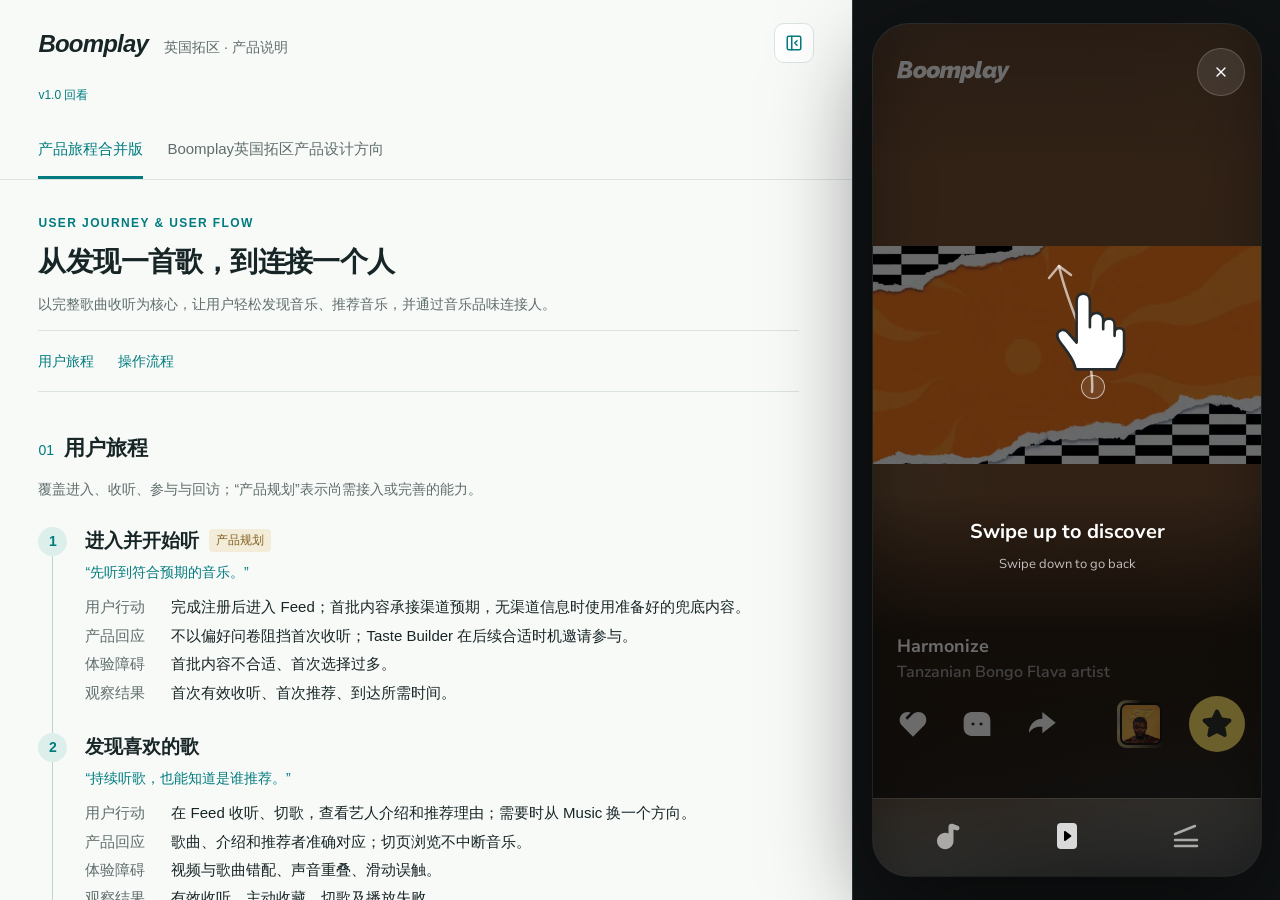
<file: index.html>
<!DOCTYPE html><html lang="en-GB" class="dark"><head><meta charSet="utf-8"/><meta name="viewport" content="width=device-width, initial-scale=1, viewport-fit=cover"/><link rel="stylesheet" href="/_next/static/css/index.DoGxPyQM.css" data-rsc-css-href="/_next/static/css/index.DoGxPyQM.css" data-precedence="vite-rsc/importer-resources"/><link rel="modulepreload" fetchPriority="low" href="/_next/static/chunks/index-DEOcoFeN.js"/><script src="/_next/static/chunks/rolldown-runtime-C60lm6uB.js" type="module" async=""></script><script src="/_next/static/chunks/framework-D_rUT4EX.js" type="module" async=""></script><link rel="modulepreload" href="/_next/static/chunks/layout-segment-context-CJdDPrtb.js" crossorigin=""/><link rel="modulepreload" href="/_next/static/chunks/page-BcRJ2ntW.js" crossorigin=""/><title>Boomplay · Listen closer</title><meta name="description" content="An independent Boomplay UK music discovery prototype."/><meta name="robots" content="noindex, nofollow"/><meta name="theme-color" content="#121212"/><script>Object.assign(((self[Symbol.for("vinext.navigationRuntime")]??={bootstrap:{routeManifest:null},functions:{}}).bootstrap.rsc??={rsc:[]}),{params:{},nav:{"pathname":"/","searchParams":[]}})</script><link rel="modulepreload" href="/_next/static/chunks/index-DEOcoFeN.js" />
</head><body><div class="experience"><aside class="product-guide" aria-label="Boomplay 英国产品说明"><header class="product-guide-brand"><strong>Boomplay</strong><span>英国拓区 · 产品说明</span><button type="button" class="product-guide-toggle" aria-label="收起产品文档" aria-expanded="true"><svg xmlns="http://www.w3.org/2000/svg" width="18" height="18" viewBox="0 0 24 24" fill="none" stroke="currentColor" stroke-width="2" stroke-linecap="round" stroke-linejoin="round" class="lucide lucide-panel-left-close" aria-hidden="true"><rect width="18" height="18" x="3" y="3" rx="2"></rect><path d="M9 3v18"></path><path d="m16 15-3-3 3-3"></path></svg></button></header><a class="product-version-link" href="/versions/v1.0/index.html" title="查看已冻结的 v1.0 demo">v1.0 回看</a><div class="product-guide-content"><div data-orientation="horizontal" data-activation-direction="none" data-slot="tabs" class="group/tabs flex gap-2 data-horizontal:flex-col product-guide-tabs"><div data-orientation="horizontal" data-activation-direction="none" role="tablist" data-slot="tabs-list" data-variant="default" aria-label="产品文档" class="group/tabs-list inline-flex w-fit items-center justify-center rounded-lg p-[3px] text-muted-foreground group-data-horizontal/tabs:h-8 group-data-vertical/tabs:h-fit group-data-vertical/tabs:flex-col data-[variant=line]:rounded-none bg-muted product-guide-tab-list"><button type="button" data-active="" data-orientation="horizontal" data-activation-direction="none" aria-disabled="false" tabindex="-1" role="tab" aria-selected="true" id="base-ui-_R_bli_" data-composite-item-active="" data-slot="tabs-trigger" class="relative inline-flex h-[calc(100%-1px)] flex-1 items-center justify-center gap-1.5 rounded-md border border-transparent px-1.5 py-0.5 text-sm font-medium whitespace-nowrap text-foreground/60 transition-all group-data-vertical/tabs:w-full group-data-vertical/tabs:justify-start hover:text-foreground focus-visible:border-ring focus-visible:ring-[3px] focus-visible:ring-ring/50 focus-visible:outline-1 focus-visible:outline-ring disabled:pointer-events-none disabled:opacity-50 has-data-[icon=inline-end]:pr-1 has-data-[icon=inline-start]:pl-1 aria-disabled:pointer-events-none aria-disabled:opacity-50 dark:text-muted-foreground dark:hover:text-foreground group-data-[variant=default]/tabs-list:data-active:shadow-sm group-data-[variant=line]/tabs-list:data-active:shadow-none [&amp;_svg]:pointer-events-none [&amp;_svg]:shrink-0 [&amp;_svg:not([class*=&#x27;size-&#x27;])]:size-4 group-data-[variant=line]/tabs-list:bg-transparent group-data-[variant=line]/tabs-list:data-active:bg-transparent dark:group-data-[variant=line]/tabs-list:data-active:border-transparent dark:group-data-[variant=line]/tabs-list:data-active:bg-transparent data-active:bg-background data-active:text-foreground dark:data-active:border-input dark:data-active:bg-input/30 dark:data-active:text-foreground after:absolute after:bg-foreground after:opacity-0 after:transition-opacity group-data-horizontal/tabs:after:inset-x-0 group-data-horizontal/tabs:after:bottom-[-5px] group-data-horizontal/tabs:after:h-0.5 group-data-vertical/tabs:after:inset-y-0 group-data-vertical/tabs:after:-right-1 group-data-vertical/tabs:after:w-0.5 group-data-[variant=line]/tabs-list:data-active:after:opacity-100">产品旅程合并版</button><button type="button" data-orientation="horizontal" data-activation-direction="none" aria-disabled="false" tabindex="-1" role="tab" aria-selected="false" id="base-ui-_R_jli_" data-slot="tabs-trigger" class="relative inline-flex h-[calc(100%-1px)] flex-1 items-center justify-center gap-1.5 rounded-md border border-transparent px-1.5 py-0.5 text-sm font-medium whitespace-nowrap text-foreground/60 transition-all group-data-vertical/tabs:w-full group-data-vertical/tabs:justify-start hover:text-foreground focus-visible:border-ring focus-visible:ring-[3px] focus-visible:ring-ring/50 focus-visible:outline-1 focus-visible:outline-ring disabled:pointer-events-none disabled:opacity-50 has-data-[icon=inline-end]:pr-1 has-data-[icon=inline-start]:pl-1 aria-disabled:pointer-events-none aria-disabled:opacity-50 dark:text-muted-foreground dark:hover:text-foreground group-data-[variant=default]/tabs-list:data-active:shadow-sm group-data-[variant=line]/tabs-list:data-active:shadow-none [&amp;_svg]:pointer-events-none [&amp;_svg]:shrink-0 [&amp;_svg:not([class*=&#x27;size-&#x27;])]:size-4 group-data-[variant=line]/tabs-list:bg-transparent group-data-[variant=line]/tabs-list:data-active:bg-transparent dark:group-data-[variant=line]/tabs-list:data-active:border-transparent dark:group-data-[variant=line]/tabs-list:data-active:bg-transparent data-active:bg-background data-active:text-foreground dark:data-active:border-input dark:data-active:bg-input/30 dark:data-active:text-foreground after:absolute after:bg-foreground after:opacity-0 after:transition-opacity group-data-horizontal/tabs:after:inset-x-0 group-data-horizontal/tabs:after:bottom-[-5px] group-data-horizontal/tabs:after:h-0.5 group-data-vertical/tabs:after:inset-y-0 group-data-vertical/tabs:after:-right-1 group-data-vertical/tabs:after:w-0.5 group-data-[variant=line]/tabs-list:data-active:after:opacity-100">Boomplay英国拓区产品设计方向</button></div><div data-orientation="horizontal" data-activation-direction="none" id="base-ui-_R_5li_" role="tabpanel" tabindex="0" data-index="-1" data-slot="tabs-content" class="flex-1 text-sm outline-none product-guide-panel"><article class="product-guide-article"><header class="product-guide-intro"><span class="product-guide-eyebrow">USER JOURNEY &amp; USER FLOW</span><h1>从发现一首歌，到连接一个人</h1><p>以完整歌曲收听为核心，让用户轻松发现音乐、推荐音乐，并通过音乐品味连接人。</p></header><nav class="product-guide-toc" aria-label="旅程目录"><a href="#product-journey-map">用户旅程</a><a href="#product-user-flows">操作流程</a></nav><section id="product-journey-map" class="product-guide-section"><div class="product-guide-section-heading"><span class="product-guide-number">01</span><h2>用户旅程</h2></div><p class="product-guide-caption">覆盖进入、收听、参与与回访；“产品规划”表示尚需接入或完善的能力。</p><ol class="product-journey-map"><li><span class="product-journey-step">1</span><div class="product-journey-heading"><h3>进入并开始听</h3><span class="product-guide-planned">产品规划</span></div><p class="product-journey-goal">“<!-- -->先听到符合预期的音乐。<!-- -->”</p><dl><dt>用户行动</dt><dd>完成注册后进入 Feed；首批内容承接渠道预期，无渠道信息时使用准备好的兜底内容。</dd><dt>产品回应</dt><dd>不以偏好问卷阻挡首次收听；Taste Builder 在后续合适时机邀请参与。</dd><dt>体验障碍</dt><dd>首批内容不合适、首次选择过多。</dd><dt>观察结果</dt><dd>首次有效收听、首次推荐、到达所需时间。</dd></dl></li><li><span class="product-journey-step">2</span><div class="product-journey-heading"><h3>发现喜欢的歌</h3></div><p class="product-journey-goal">“<!-- -->持续听歌，也能知道是谁推荐。<!-- -->”</p><dl><dt>用户行动</dt><dd>在 Feed 收听、切歌，查看艺人介绍和推荐理由；需要时从 Music 换一个方向。</dd><dt>产品回应</dt><dd>歌曲、介绍和推荐者准确对应；切页浏览不中断音乐。</dd><dt>体验障碍</dt><dd>视频与歌曲错配、声音重叠、滑动误触。</dd><dt>观察结果</dt><dd>有效收听、主动收藏、切歌及播放失败。</dd></dl></li><li><span class="product-journey-step">3</span><div class="product-journey-heading"><h3>一键推荐</h3></div><p class="product-journey-goal">“<!-- -->轻松把喜欢的音乐传给别人。<!-- -->”</p><dl><dt>用户行动</dt><dd>首次点击 Recommend，即完成基础推荐；也可以单独收藏歌曲。</dd><dt>产品回应</dt><dd>推荐状态立即可见，头像落入封面推荐位，底部反馈 Recommended；Add a note 可忽略。</dd><dt>体验障碍</dt><dd>把推荐误解为收藏，误以为必须录音。</dd><dt>观察结果</dt><dd>基础推荐成功率、撤销率、提示后的继续收听。</dd></dl></li><li><span class="product-journey-step">4</span><div class="product-journey-heading"><h3>自愿补充表达</h3></div><p class="product-journey-goal">“<!-- -->想说时，再分享为什么喜欢。<!-- -->”</p><dl><dt>用户行动</dt><dd>选择录音或文字，试听、编辑后提交；可以取消或稍后补充。</dd><dt>产品回应</dt><dd>关闭附言不会取消基础推荐；重复编辑更新同一条推荐。</dd><dt>体验障碍</dt><dd>权限被拒、提交失败、草稿丢失。</dd><dt>观察结果</dt><dd>推荐者中的附言参与率、提交成功率与放弃原因。</dd></dl></li><li><span class="product-journey-step">5</span><div class="product-journey-heading"><h3>探索一个人的品味</h3></div><p class="product-journey-goal">“<!-- -->找到值得持续关注的人。<!-- -->”</p><dl><dt>用户行动</dt><dd>点击推荐或评论头像进入主页，浏览推荐、歌单，选择关注。</dd><dt>产品回应</dt><dd>主页保留原有身份与内容模块，推荐融入其中；预览少量条目，More 查看完整列表。</dd><dt>体验障碍</dt><dd>主页内容过长，推荐失去人物上下文。</dd><dt>观察结果</dt><dd>主页访问、继续听其推荐、关注。</dd></dl></li><li><span class="product-journey-step">6</span><div class="product-journey-heading"><h3>获得反馈</h3><span class="product-guide-planned">产品规划</span></div><p class="product-journey-goal">“<!-- -->知道自己的推荐有没有帮助别人。<!-- -->”</p><dl><dt>用户行动</dt><dd>查看与本人推荐有关的回复、感谢等互动；点开定位到对应推荐和回复。</dd><dt>产品回应</dt><dd>推荐反馈与歌曲总推荐人数分别统计，消息不跳到无关歌曲或回复。</dd><dt>体验障碍</dt><dd>把同曲所有评论误算为对我的回复。</dd><dt>观察结果</dt><dd>真实反馈送达、阅读及回访对应内容。</dd></dl></li><li><span class="product-journey-step">7</span><div class="product-journey-heading"><h3>找回与再次收听</h3></div><p class="product-journey-goal">“<!-- -->随时找到自己的音乐和推荐资产。<!-- -->”</p><dl><dt>用户行动</dt><dd>从 Library 查看收藏、歌单、历史和本人推荐；在主页继续管理推荐。</dd><dt>产品回应</dt><dd>保持入口列表的顺序和来源；返回恢复位置；列表结束提供重播或继续发现。</dd><dt>体验障碍</dt><dd>静默切换到发现流，返回丢失位置。</dd><dt>观察结果</dt><dd>找回成功、回听、来源一致性及再次推荐。</dd></dl></li><li><span class="product-journey-step">8</span><div class="product-journey-heading"><h3>持续使用与权益选择</h3><span class="product-guide-planned">产品规划</span></div><p class="product-journey-goal">“<!-- -->愿意回来，并理解可选择的收听权益。<!-- -->”</p><dl><dt>用户行动</dt><dd>通过相关互动和新作品回来；需要时选择广告解锁或付费权益。</dd><dt>产品回应</dt><dd>权益先说明再确认；付费和广告失败均有恢复路径。下载与离线方案定稿后开放。</dd><dt>体验障碍</dt><dd>无关提醒、权益不清、付出后未获得权益。</dd><dt>观察结果</dt><dd>反馈后回访、持续收听、权益完成及失败恢复。</dd></dl></li></ol></section><section id="product-user-flows" class="product-guide-section"><div class="product-guide-section-heading"><span class="product-guide-number">02</span><h2>核心操作流程</h2></div><section class="product-flow"><h3>首次收听</h3><ol><li>进入 / 注册</li><li>进入 Feed</li><li>收听与切歌</li><li>收藏或一键推荐</li></ol><ul><li>有有效渠道信息：匹配首批内容；没有：使用兜底内容。</li><li>未命中兴趣：继续发现或进入 Music；Taste Builder 的邀请时机属于产品规划。</li></ul></section><section class="product-flow"><h3>推荐与附言</h3><ol><li>未推荐</li><li>点击 Recommend</li><li>基础推荐成功</li><li>继续听歌 / Add a note</li></ol><ul><li>添加附言：录音或文字 → 试听 / 编辑 → 提交 → 更新同一条推荐。</li><li>取消附言：保留基础推荐；再次点击已推荐入口：编辑或进入二级撤销确认。</li><li>保存失败：保留草稿，明确失败；不增加推荐数，不播放成功动效。</li></ul></section><section class="product-flow"><h3>人物与回访</h3><ol><li>推荐者 / 评论头像</li><li>个人主页</li><li>推荐预览 / More</li><li>继续探索 / 关注</li></ol><ul><li>当前可体验主页浏览、关注状态和推荐列表；返回恢复原入口与位置。</li><li>产品规划：推荐条目进入保留人物与附言的 Feed 式内容页，沿当前人物列表浏览。</li><li>产品规划：相关互动 → 消息 → 对应推荐 / 回复；失效内容说明原因并可返回。</li></ul></section><section class="product-flow"><h3>回听与队列</h3><ol><li>收藏 / 本人推荐 / 歌单</li><li>选择歌曲</li><li>沿来源列表播放</li><li>列表结束</li></ol><ul><li>Replay list：从该列表重新开始；Continue discovering：用户主动转入发现流。</li><li>浏览其他页面不换歌；明确点播新内容才接管播放；上下首始终服从当前队列。</li></ul></section></section></article></div><div data-hidden="" data-orientation="horizontal" data-activation-direction="none" hidden="" id="base-ui-_R_7li_" role="tabpanel" tabindex="-1" inert="" data-index="-1" data-slot="tabs-content" class="flex-1 text-sm outline-none product-guide-panel"><article class="product-guide-article"><header class="product-guide-intro"><span class="product-guide-eyebrow">PRODUCT REQUIREMENTS</span><h1>英国拓区产品设计方向</h1><p>完整需求合并版 · 产品定位、页面职责、交互规则与验收标准。</p></header><nav class="product-guide-toc" aria-label="需求目录"><a href="#product-purpose"><span>01</span>产品定位与目标</a><a href="#product-scope"><span>02</span>范围与能力阶段</a><a href="#product-architecture"><span>03</span>信息架构：三个 Tab 与共用页面</a><a href="#product-onboarding"><span>04</span>首次进入与兴趣建立</a><a href="#product-feed"><span>05</span>Feed 与内容衔接</a><a href="#product-playback"><span>06</span>播放会话、队列与返回</a><a href="#product-recommend"><span>07</span>一键推荐与行为语义</a><a href="#product-notes"><span>08</span>语音与文字附言</a><a href="#product-profile"><span>09</span>个人主页、推荐资产与关系</a><a href="#product-messages"><span>10</span>反馈、消息与回访</a><a href="#product-music-library"><span>11</span>Music、Library 与基础音乐能力</a><a href="#product-safety"><span>12</span>可见性、举报与屏蔽</a><a href="#product-rights"><span>13</span>广告、会员与下载权益</a><a href="#product-data"><span>14</span>数据与内容要求</a><a href="#product-quality"><span>15</span>通用状态与体验质量</a><a href="#product-measurement"><span>16</span>衡量与验证</a><a href="#product-acceptance"><span>17</span>关键验收标准</a><a href="#product-delivery"><span>18</span>交付顺序与待定决策</a></nav><section id="product-purpose" class="product-guide-section"><div class="product-guide-section-heading"><span class="product-guide-number">01</span><h3>产品定位与目标</h3></div><p>英国版本沿用 Boomplay 既有音乐能力与非洲版视觉组件，以 Feed 承接音乐发现和轻量的人际推荐。</p><ul><li>面向希望发现新音乐、找回喜欢的歌，以及愿意通过音乐表达品味的英国听众；不以族裔推断个人兴趣。</li><li>核心价值：先听到音乐，一次点击即可推荐，愿意时再补充表达；推荐能被找回，并逐步获得有归属的反馈。</li><li>优先验证首次有效收听、首日基础推荐和推荐后的回访。附言是深度参与，不能成为基础推荐的门槛。</li><li>产品目标面向完整英国业务。原型用于验证流程与理解，素材数量、预置互动和界面完成度不等于需求、留存或商业成立。</li></ul></section><section id="product-scope" class="product-guide-section"><div class="product-guide-section-heading"><span class="product-guide-number">02</span><h3>范围与能力阶段</h3></div><div class="product-guide-table-scroll" tabindex="0" aria-label="范围与能力阶段对照表"><table><thead><tr><th scope="col">阶段</th><th scope="col">产品范围</th><th scope="col">能力边界</th></tr></thead><tbody><tr><th scope="row">当前可体验</th><td>Feed、Music / Library 浏览、来源队列、全屏播放器与详情、一键推荐、可选附言、主页与 More、头像跳转</td><td>推荐、关注、收藏等主要保存在本机；人物与部分内容为预置素材。</td></tr><tr><th scope="row">一期产品规划</th><td>注册后先听、渠道承接、主推荐者、推荐反馈归因、互动消息、英国模块可见性与权益入口</td><td>需账号、分发、互动与服务接入；细节定稿后实现。</td></tr><tr><th scope="row">后续评估</th><td>Taste Builder、MV、Clips、UGC 歌单分发、完整订阅及离线能力</td><td>不作为当前基础推荐路径的前置条件；按内容、成本和验证结果安排。</td></tr></tbody></table></div><ul><li>本 PRD 统一产品要求；功能被写入文档不代表已经上线。标注为产品规划的能力不能按当前可用功能承诺。</li></ul></section><section id="product-architecture" class="product-guide-section"><div class="product-guide-section-heading"><span class="product-guide-number">03</span><h3>信息架构：三个 Tab 与共用页面</h3></div><div class="product-guide-table-scroll" tabindex="0" aria-label="信息架构：三个 Tab 与共用页面对照表"><table><thead><tr><th scope="col">页面</th><th scope="col">用户任务</th><th scope="col">主要承接</th></tr></thead><tbody><tr><th scope="row">Music</th><td>主动探索与换方向</td><td>主题 / 场景 / 曲风入口、搜索、歌单与点播。一期沿用原有列表及播放器。</td></tr><tr><th scope="row">Feed（默认）</th><td>持续发现音乐和人</td><td>完整歌曲、关联艺人介绍、推荐者与附言、收藏、推荐、互动。</td></tr><tr><th scope="row">Library</th><td>找回自己的音乐资产</td><td>收藏、个人歌单、最近播放、本人推荐；关注艺人的新作品入口属于规划。</td></tr><tr><th scope="row">Account / Profile</th><td>身份、设置与品味展示</td><td>沿用非洲组件；主页融入推荐资产，保留原有模块。</td></tr><tr><th scope="row">消息（规划）</th><td>查看与自己有关的反馈</td><td>一级互动列表、二级私信；官方消息与音乐互动分开承接。</td></tr><tr><th scope="row">共用播放能力</th><td>浏览时继续听，明确选择时换歌</td><td>单一音频会话、全屏播放器、统一底部播放栏和播放队列。</td></tr></tbody></table></div></section><section id="product-onboarding" class="product-guide-section"><div class="product-guide-section-heading"><span class="product-guide-number">04</span><h3>FR01 · 首次进入与兴趣建立</h3><span class="product-guide-planned">产品规划</span></div><ul><li>正式产品在注册后进入 Feed，优先让用户听到内容；登录方式、授权范围、游客权限及账号迁移规则需单独确认。</li><li>首批内容与有效渠道预期衔接；无渠道线索采用兜底内容。不能仅凭一次滑走判定用户不喜欢该类型。</li><li>Taste Builder 后置且可退出；触发条件、兴趣选择方式和所需样本量通过实际内容验证，不把示例数量写成强制任务。</li><li>加载、无内容、播放失败分别反馈；重试不得起播错误歌曲。正式原生后台能力与 Web 展示能力分别验收。</li></ul></section><section id="product-feed" class="product-guide-section"><div class="product-guide-section-heading"><span class="product-guide-number">05</span><h3>FR02 / FR07 · Feed 与内容衔接</h3></div><ul><li>以完整歌曲为消费单位，呈现封面、歌名、艺人、播放进度与操作。艺人介绍用于连接具体作品，不把循环背景、介绍、MV 与 Clips 混为一类。</li><li>介绍结束或跳过介绍时进入匹配歌曲；无匹配歌曲的介绍不能进入空音频状态。视频失败时提供有效回退，不播放无关作品。</li><li>手势只在 Feed 有效区域触发；列表滚动、弹层操作、文字选择和进度拖动不触发全局切歌。保留可访问的切歌和进度控制。</li><li>快速连续切换以最后一次有效意图为准，旧媒体加载完成不能抢回播放；候选不足与暂时加载失败分开处理。</li><li>产品规划：突出本次分发对应的主推荐者，并提供其他同曲推荐者入口。主推荐者来自具体推荐记录，不能用头像排列顺序猜测。</li><li>产品规划：有明确语音来源时可听推荐理由，允许跳过或关闭；音量衔接、插入频率与后台视频转歌曲细节需要独立听感及设备验证。</li><li>MV 分期推进；Clips 根据素材覆盖、制作成本和授权评估，暂不默认启用。</li></ul></section><section id="product-playback" class="product-guide-section"><div class="product-guide-section-heading"><span class="product-guide-number">06</span><h3>FR03 · 播放会话、队列与返回</h3></div><div class="product-guide-table-scroll" tabindex="0" aria-label="FR03 · 播放会话、队列与返回对照表"><table><thead><tr><th scope="col">入口</th><th scope="col">展示与来源</th><th scope="col">结束 / 返回</th></tr></thead><tbody><tr><th scope="row">Feed</th><td>发现界面；发现队列</td><td>按发现内容继续；无可播内容时提供恢复选择。</td></tr><tr><th scope="row">Library 的 Your recommendations</th><td>当前点播界面；进入时的本人推荐顺序</td><td>重播该列表或明确继续发现；浏览 Library 不改队列。</td></tr><tr><th scope="row">Saved songs / 个人歌单</th><td>传统全屏播放器；对应收藏或歌单队列</td><td>当前歌不因移出收藏立即中断；后续跳过已移除项。</td></tr><tr><th scope="row">主页推荐条目（规划）</th><td>保留推荐者、附言及互动的 Feed 式内容页；当前人物推荐列表</td><td>返回恢复主页和筛选位置；列表末端不自动接入发现队列。</td></tr><tr><th scope="row">底部播放栏</th><td>封面与歌名打开当前播放详情；右侧为播放 / 暂停、播放列表</td><td>所有共用页面保持一致；Feed 来源的详情落点仍需定稿。</td></tr></tbody></table></div><ul><li>播放界面与播放来源分别管理。进入 Feed 式展示不等于切换为发现队列。</li><li>歌曲、队列和推荐记录使用稳定标识。上一首、下一首、自然结束和邻歌预览采用同一来源顺序。</li><li>浏览主页、评论、详情或左侧产品文档均不接管音频；明确点播才切换会话。暂停意图与进度不能因返回页面丢失。</li><li>全屏播放器、歌单详情、Account 和个人主页使用统一进入 / 返回模式；底部栏复用同一组件，不把队列按钮替换成下一首或收藏。</li><li>录音或试听附言属于有意音频接管，避免串录；结束后恢复原有播放意图，不把此前暂停的音乐强制播放。</li></ul></section><section id="product-recommend" class="product-guide-section"><div class="product-guide-section-heading"><span class="product-guide-number">07</span><h3>FR04 / FR05 · 一键推荐与行为语义</h3></div><div class="product-guide-table-scroll" tabindex="0" aria-label="FR04 / FR05 · 一键推荐与行为语义对照表"><table><thead><tr><th scope="col">动作</th><th scope="col">用户含义</th><th scope="col">独立边界</th></tr></thead><tbody><tr><th scope="row">收藏</th><td>以后还想听</td><td>不自动推荐或关注。</td></tr><tr><th scope="row">推荐</th><td>愿意让别人通过我发现这首歌</td><td>无需附言、无需麦克风授权。</td></tr><tr><th scope="row">感谢（规划）</th><td>这次推荐帮助了我</td><td>必须归属到推荐记录，不代替收藏。</td></tr><tr><th scope="row">关注</th><td>想继续探索这个人的品味</td><td>不改变当前队列，不保证获得其全部内容。</td></tr></tbody></table></div><ul><li>未推荐 → 点击一次 → 保存基础推荐 → 更新状态和数量。仅成功时播放头像飞入封面推荐位的动效；首次附加提示可以忽略。</li><li>已推荐 → 再次点击 → 管理入口：补充 / 编辑附言，或二级确认撤销。不能将重复点击直接解释为撤销。</li><li>一人一曲只有一条当前有效推荐；补充内容更新原记录而非新增计数。重复提交去重，保存失败回滚并保留编辑内容。</li><li>撤销移除推荐及其附言，收藏独立保留；取消附言不取消基础推荐。已发生互动的历史归因按正式服务规则保留，不篡改历史事实。</li><li>普通底部提示约 3 秒，含 Add a note 的操作提示约 6 秒，交互或焦点停留时暂停消失。头像动效约 760ms，减少动态效果时改为淡入。</li></ul></section><section id="product-notes" class="product-guide-section"><div class="product-guide-section-heading"><span class="product-guide-number">08</span><h3>FR06 · 语音与文字附言</h3></div><ul><li>两种可选表达方式共用同一推荐记录。文字可直接进入输入框，录音只在主动点击后请求麦克风权限。</li><li>文字上限 100 字符，输入框右下角显示已输入 / 上限；输入、粘贴、编辑和提交的计数规则一致，达到上限仍可删除修改。</li><li>录音最长 60 秒，支持停止、试听、重录、取消和提交；录后可转为可编辑文字，转写失败可保留录音或手动输入。</li><li>保存前不公开未提交内容。编辑回填已保存内容；更换录音必须在替换保存成功后才移除旧版本。</li><li>权限拒绝、无设备、转写失败、存储失败分别给出恢复动作；基础推荐仍然有效。加载未完成或读取失败时不得覆盖原有附言。</li><li>原型提供本机录制与保存体验；正式上传、审核、分发和跨设备同步属于产品规划。推荐已保存不等于其他人已经收到或听到。</li></ul></section><section id="product-profile" class="product-guide-section"><div class="product-guide-section-heading"><span class="product-guide-number">09</span><h3>FR08 / FR13 · 个人主页、推荐资产与关系</h3></div><ul><li>个人主页沿用非洲版封面、头像、名字、身份信息、关注与原有内容模块，将推荐作为音乐资产融入；个人封面独立于推荐歌曲封面。</li><li>本人使用实际显示名，当前为 Leesy；自己的历史记录仍归属同一账号。移除直播头像挂件和 Live 标记；Follow / Following 是同一按钮的互斥状态。</li><li>推荐、评论、回复中的头像与名字都可以打开对应主页。返回恢复来源面板、滚动位置及未提交草稿，不重置播放。</li><li>推荐模块默认最多预览 5 条，封面规格与 Playlists 统一，More 进入全屏列表；完整列表按每页 20 条承载，筛选和返回位置保留。</li><li>All / Voice / Words 分别展示全部与含对应附言的推荐；空分类不能显示为加载错误；本人可编辑，其他人只看允许公开的内容。</li><li>产品规划：推荐条目首先承载推荐内容及其反馈，而不仅是回听歌曲。卡片可显示可归属的回复人数 / 未读；歌曲总推荐人数单列，两种统计不能混算。</li><li>当前主页推荐仍使用点播界面；进入 Feed 式内容页和推荐反馈归因属于产品规划。</li><li>分享须落到可访问的歌曲 / 推荐内容；私有本机附言不能被包装为已公开可分享。正式关注关系、隐私及分享链路需服务接入。</li></ul></section><section id="product-messages" class="product-guide-section"><div class="product-guide-section-heading"><span class="product-guide-number">10</span><h3>FR09 · 反馈、消息与回访</h3><span class="product-guide-planned">产品规划</span></div><ul><li>围绕用户自己的推荐及相关互动组织消息，一级为互动列表，私信会话为二级；无关官方消息不占据音乐反馈入口。</li><li>反馈链必须完整：推荐者 → 推荐记录 → 互动者与行为 → 收件人 → 点开后的具体内容位置。</li><li>回复人数按对该推荐作出回复的独立用户计数；未读回复按明确消息规则维护。歌曲层评论不自动归属到某个推荐者。</li><li>歌曲总推荐人数按同曲有效推荐者去重计算，与本人推荐收到的回复独立展示。没有可靠数据时不编造数字。</li><li>消息点击定位相应推荐或回复；已删除、已撤回、不可见或不可播时说明原因并保留返回路径。</li><li>重复互动如何聚合、何时清除未读、私信权限和通知频次需定稿；送达、阅读与回访分别统计，红点数量不代表有效反馈。</li><li>正式通知需允许用户管理提醒；空状态描述暂无互动，不评价用户的人气或品味。</li></ul></section><section id="product-music-library" class="product-guide-section"><div class="product-guide-section-heading"><span class="product-guide-number">11</span><h3>FR10 / FR11 · Music、Library 与基础音乐能力</h3></div><ul><li>Music 提供 Feed 之外的主动探索出口。一期复用主题 / 场景列表、搜索与现有播放器；曲风入口、Radio 或自适应频道方案用实际内容比较后决定。</li><li>搜索歌曲、艺人及可用歌单；无匹配与加载失败分开。不能用相似结果冒充精确命中，也不能用无效封面制造完整曲库印象。</li><li>浏览歌单不中断当前音乐；点击歌曲或播放歌单后才切换为该列表的队列。歌单详情使用全屏页面及统一底部播放栏。</li><li>Library 承接 Saved songs、Your recommendations、个人歌单与最近播放；收藏、推荐、歌单成员分别保存，不能相互隐式删除。</li><li>支持创建歌单、添加、去重、移除及空状态。历史来自实际歌曲播放，艺人介绍不能计为歌曲已听完。</li><li>已收藏但不可播放的歌曲保留信息与原因，不静默删除用户资产。正式云同步、跨设备恢复与离线能力需要服务支持。</li><li>产品规划：Library 承接关注艺人的 What’s new；内容来源、排序、已读及与消息的分工需定稿。</li></ul></section><section id="product-safety" class="product-guide-section"><div class="product-guide-section-heading"><span class="product-guide-number">12</span><h3>FR12 · 可见性、举报与屏蔽</h3><span class="product-guide-planned">产品规划</span></div><ul><li>公开推荐与私有收藏、历史分开定义。正式上线前明确可见范围、审核状态和本人 / 他人的展示差异，不默认公开全部听歌记录。</li><li>举报与屏蔽是不同操作；举报有原因、取消、提交结果及处理路径，失败不能显示为已送达。</li><li>屏蔽原则为减少接触该人的后续推荐与人声，不删除用户已收藏的歌曲；当前音乐、解除屏蔽和历史互动的细节须定稿。</li><li>推荐 / 附言至少区分草稿、提交中、待审核、可见、未通过、撤回和失败；本人可定位问题，其他人不看到未授权内容。</li><li>账号注销、数据删除与导出、权限撤回、媒体保留周期由正式隐私与服务方案定义，并提供实际可执行的流程。</li></ul></section><section id="product-rights" class="product-guide-section"><div class="product-guide-section-heading"><span class="product-guide-number">13</span><h3>FR14 · 广告、会员与下载权益</h3><span class="product-guide-planned">产品规划</span></div><div class="product-guide-table-scroll" tabindex="0" aria-label="FR14 · 广告、会员与下载权益对照表"><table><thead><tr><th scope="col">身份</th><th scope="col">方向</th><th scope="col">尚需确认</th></tr></thead><tbody><tr><th scope="row">普通用户</th><td>按曲目权益提供基础在线听歌能力</td><td>免费 / VIP 曲目覆盖、受限提示。</td></tr><tr><th scope="row">广告解锁用户</th><td>完成广告后获得明确范围的在线收听权益</td><td>解锁对象、时长、频次和到期行为。</td></tr><tr><th scope="row">付费会员</th><td>按订阅方案提供会员权益</td><td>价格、周期、恢复购买、下载及离线权限。</td></tr></tbody></table></div><ul><li>下载采用再次观看广告或仅限付费，尚未定案；不得将两种方式同时当作既定规则。</li><li>在观看广告或付款前说明将获得什么；广告完成回执与权益发放一致，提前关闭、失败和超时均可恢复。</li><li>订阅取消、支付失败、权益过期、恢复购买和离线授权到期必须有清楚状态；不能显示虚假下载成功。</li><li>赠送会员可作为验证方案，赠送天数及价格均未冻结；不照搬讨论中的竞品数字。</li></ul></section><section id="product-data" class="product-guide-section"><div class="product-guide-section-heading"><span class="product-guide-number">14</span><h3>数据与内容要求</h3></div><div class="product-guide-table-scroll" tabindex="0" aria-label="数据与内容要求对照表"><table><thead><tr><th scope="col">对象</th><th scope="col">最小关联与约束</th></tr></thead><tbody><tr><th scope="row">歌曲 / 艺人 / 媒体</th><td>稳定歌曲标识、艺人、封面、音频、实际时长、地区权益及可播状态。</td></tr><tr><th scope="row">推荐</th><td>推荐记录标识 + 推荐者 + 歌曲；可选文字 / 语音、版本、可见及审核状态。</td></tr><tr><th scope="row">分发内容</th><td>歌曲 + 可选艺人介绍 + 本次主推荐记录；介绍必须关联目标作品。</td></tr><tr><th scope="row">互动 / 消息</th><td>事件标识、操作者、目标推荐或歌曲、回复对象、收件人、已读状态；按实际归属统计。</td></tr><tr><th scope="row">播放会话</th><td>来源队列、稳定歌曲顺序、当前位置、进度、播放意图及返回上下文。</td></tr><tr><th scope="row">个人资产 / 权益</th><td>收藏、歌单、推荐、关注分别维护；权益关联账号、内容、地区与有效期。</td></tr></tbody></table></div><ul><li>最小字段是产品契约，正式接口由研发设计。创建、编辑、撤回、同步须可去重，并处理失败和并发；重试不能增加重复推荐或重复消息。</li><li>音乐、介绍、语音分轨管理；不重复上传母带。无法验证推荐归属时不能声称是某人的推荐效果。</li><li>封面优先使用用户提供的高清原素材；不足时查找匹配高清来源，无损优化并保留原件。不得放大缩略图冒充高清。</li><li>公开站点只使用已选素材和审定的产品说明。原始会议、合同、研究及未选文件保留在内部归档。内容适合英国用户不等于拥有英国分发权。</li></ul></section><section id="product-quality" class="product-guide-section"><div class="product-guide-section-heading"><span class="product-guide-number">15</span><h3>通用状态与体验质量</h3></div><div class="product-guide-table-scroll" tabindex="0" aria-label="通用状态与体验质量对照表"><table><thead><tr><th scope="col">状态</th><th scope="col">统一处理</th></tr></thead><tbody><tr><th scope="row">加载 / 处理中</th><td>展示当前目标；可取消的操作可退出；保存关键阶段防止重复提交。</td></tr><tr><th scope="row">空 / 耗尽</th><td>说明没有什么，给出实际可用的下一步，不填充虚假数据。</td></tr><tr><th scope="row">错误 / 离线</th><td>区分网络、权限、内容失效和保存失败；保留草稿与已成功资产。</td></tr><tr><th scope="row">成功</th><td>只在保存或服务确认后显示成功；可选下一步不阻挡继续收听。</td></tr><tr><th scope="row">取消 / 返回</th><td>恢复原入口、筛选、滚动、草稿与播放意图；不将返回解释为重新点播。</td></tr></tbody></table></div><ul><li>沿用非洲视觉与组件：统一页头、全屏页面、底部播放栏、按钮状态及 16px 页面栅格；Feed 为新增体验。</li><li>重要操作具有明确标签、焦点状态与可访问名称；触达区域以 48px 为目标，减少动态效果时仍能理解反馈。</li><li>英国产品文案采用直接、简洁的英语，先说结果与动作；不更改继承非洲模块的原文案。错误提示给恢复动作，不承诺未发生的效果。</li><li>前台 / 后台、音频接管、加载竞争、弱网、键盘遮挡和真实麦克风环境分别验证；桌面预览不能代替真实设备验收。</li><li>性能预算、可用性目标及正式支持设备矩阵由工程与产品在生产接入前确认，不把未测数值当作达标。</li></ul></section><section id="product-measurement" class="product-guide-section"><div class="product-guide-section-heading"><span class="product-guide-number">16</span><h3>衡量与验证</h3></div><div class="product-guide-table-scroll" tabindex="0" aria-label="衡量与验证对照表"><table><thead><tr><th scope="col">目标</th><th scope="col">观察指标</th><th scope="col">解释边界</th></tr></thead><tbody><tr><th scope="row">开始听</th><td>注册后到首次有效收听的比例与时间</td><td>有效收听阈值待定，缓冲不计入收听。</td></tr><tr><th scope="row">轻量参与</th><td>有效收听用户中的基础推荐成功率</td><td>附言提交量不能代替基础推荐人数。</td></tr><tr><th scope="row">深度表达</th><td>推荐者中的文字 / 语音参与率、提交成功率</td><td>分别统计权限拒绝、取消、失败及重试。</td></tr><tr><th scope="row">发现人</th><td>主页访问、继续听其推荐、关注</td><td>区分曝光、点击和实际收听。</td></tr><tr><th scope="row">反馈回访</th><td>反馈送达、阅读、回到目标内容、后续收听</td><td>必须有真实推荐归因，不用预置数字推断业务。</td></tr><tr><th scope="row">长期使用 / 权益</th><td>分群回访、持续收听、权益完成与恢复</td><td>同时观察打断、撤销和流失；不预设转化目标。</td></tr></tbody></table></div><ul><li>建议事件覆盖播放成功、有效收听、切歌、基础推荐成功 / 失败、附言打开 / 提交 / 取消、主页访问、关注、消息送达 / 阅读 / 打开及权益结果。事件携带来源与内容标识，不记录私密正文作为普通埋点。</li><li>按新老用户、来源渠道、内容形态和权益身份分析；内部预置情景与真实用户数据隔离。数值目标、实验样本和周期评审后确定。</li></ul></section><section id="product-acceptance" class="product-guide-section"><div class="product-guide-section-heading"><span class="product-guide-number">17</span><h3>关键验收标准</h3></div><div class="product-guide-table-scroll" tabindex="0" aria-label="关键验收标准对照表"><table><thead><tr><th scope="col">路径</th><th scope="col">通过条件</th></tr></thead><tbody><tr><th scope="row">首次起播与切歌</th><td>显示目标与实际媒体一致；允许及限制自动播放的场景均有可恢复体验；旧加载请求不能抢播。</td></tr><tr><th scope="row">基础推荐</th><td>单击只生成一条，状态与列表同步；无需输入；失败无成功动效或错误计数。</td></tr><tr><th scope="row">附言</th><td>取消保留基础推荐；编辑回填；100 字符计数一致；权限 / 转写 / 保存失败保留可恢复内容。</td></tr><tr><th scope="row">队列</th><td>本人推荐、收藏、歌单、发现分别管理；自然结束与按钮一致；列表末端不静默转 Feed。</td></tr><tr><th scope="row">浏览与返回</th><td>主页、详情、评论及说明切换不改变当前播放；返回恢复入口与位置。</td></tr><tr><th scope="row">个人主页</th><td>原有模块保留，推荐预览 5 条、More 分页；头像和名字通往正确用户；关注仅一组状态。</td></tr><tr><th scope="row">推荐反馈（规划）</th><td>真实推荐归属正确；歌曲总量与个人回复独立；消息定位准确，失效目标可恢复。</td></tr><tr><th scope="row">权益（规划）</th><td>先说明权益，成功后准确发放；失败不产生成功假象；到期 / 恢复可验证。</td></tr></tbody></table></div><ul><li>验收记录区分：需求已定义、功能已实现、本地验证、上线验证、用户验收；不得把文档完备当成功能已交付。</li><li>完整上线还须覆盖审核、隐私、版权、账号同步、真实通知及支付依赖。未定规则先确认再验收，不同时接受互相矛盾的结果。</li></ul></section><section id="product-delivery" class="product-guide-section"><div class="product-guide-section-heading"><span class="product-guide-number">18</span><h3>交付顺序与待定决策</h3></div><div class="product-guide-table-scroll" tabindex="0" aria-label="交付顺序与待定决策对照表"><table><thead><tr><th scope="col">待定事项</th><th scope="col">定稿前的边界</th></tr></thead><tbody><tr><th scope="row">账号与冷启动</th><td>登录方式、渠道信号、兴趣引导触发不能自行写成强制门槛。</td></tr><tr><th scope="row">推荐展示与落点</th><td>主推荐者选择、主页 Feed 式内容页、Feed 来源底部播放器落点需确认。</td></tr><tr><th scope="row">反馈与消息</th><td>首版互动事件、归因、聚合、未读、私信和通知规则需确认。</td></tr><tr><th scope="row">地区与隐私</th><td>英国 Gifts / Buzz 等显示策略、公开范围、审核及删除规则需确认；不全局删组件。</td></tr><tr><th scope="row">Music 与媒体</th><td>入口方案、后台介绍衔接、人声偏好、MV / Clips 范围需验证。</td></tr><tr><th scope="row">商业化</th><td>广告解锁范围、下载方式、离线权限、价格及试用周期需确认。</td></tr></tbody></table></div><ul><li>第一步：冻结入口、推荐语义、播放来源与返回规则，用真实可用素材验证首轮听歌及首次推荐。</li><li>第二步：接入账号、推荐分发与互动归因，完成主推荐者 → 主页 → 反馈 → 回访闭环。</li><li>第三步：完善英国区域配置、消息与内容运营，再按定稿权益表接入广告、会员和下载。</li><li>后续：根据用户验证决定 Taste Builder 触发、Music 入口形态、MV / Clips 及更广泛的内容分发。</li><li>依赖：产品维护规则与范围；设计维护组件与状态；客户端维护会话与交互；服务端维护账号 / 记录 / 权益；内容团队维护素材与授权；数据和测试团队维护事件及验收。具体负责人和日期另行排期。</li></ul></section></article></div></div></div></aside><div class="preview-player"><main data-active-track="harmonize" data-sheet="false" data-feed-end="false" data-queue-source="feed" data-queue-position="0" class="phone is-feed" style="--progress:0%;--art-colour:#b96631;--art-image:url(&quot;/media/harmonize.webp&quot;)"><div data-orientation="horizontal" data-activation-direction="none" data-slot="tabs" class="group/tabs flex gap-2 data-horizontal:flex-col app-tabs"><div class="media-stage" data-framing="landscape" data-visible="true"><div class="media-reel  handoff-none" style="transform:translateY(0px)"><div class="ambient-field" aria-hidden="true" style="background-image:url(&quot;/media/harmonize-first-frame.jpg&quot;)"><canvas class="video-atmosphere" aria-hidden="true"></canvas></div><video aria-hidden="true" data-content-key="harmonize:intro" data-background-listening="false" class="" src="/media/harmonize.mp4" poster="/media/harmonize-first-frame.jpg" playsInline="" preload="auto"></video><div class="neighbour-media next-media" data-framing="artwork"><div class="ambient-field" aria-hidden="true" style="background-image:url(&quot;/media/harmonize.webp&quot;)"></div><img src="/media/harmonize.webp" alt=""/></div></div></div><div data-orientation="horizontal" data-activation-direction="none" id="base-ui-_R_8pi_" role="tabpanel" tabindex="0" data-index="-1" data-slot="tabs-content" aria-label="Feed. Tap to play or pause. Swipe up or down to change artist. Keyboard: Space to play, arrow keys to change artist." class="flex-1 text-sm outline-none feed-panel"><div class="feed-scrim" data-framing="landscape"></div><div class="feed-reading-veil" aria-hidden="true"></div><header class="feed-header"><img src="/brand.svg" alt="Boomplay"/><button class="feed-header-more" aria-label="More options" aria-haspopup="dialog"><img src="/figma-v1/more.svg" width="32" height="32" alt=""/></button></header><div id="feed-bottom" class="feed-bottom " style="transform:translateY(0px);opacity:1"><div class="recommendation-emotion-stream" data-track-id="harmonize" data-sequence="hug|star|star" aria-hidden="true" style="height:0;bottom:0;right:0"></div><h1>Harmonize</h1><div class="artist-line"><button aria-label="About Harmonize">Tanzanian Bongo Flava artist</button></div><output class="playback-status"></output><div class="feed-actions"><button class="feed-compact-action" aria-label="Save song" aria-pressed="false"><img class="figma-glyph " src="/figma-v1/save.svg" width="32" height="32" alt="" aria-hidden="true" draggable="false"/></button><button class="feed-compact-action" aria-label="Song comments"><img src="/figma-v1/comment.svg" width="32" height="32" alt=""/></button><button class="feed-compact-action" aria-label="Share song"><img src="/figma-v1/share.svg" width="32" height="32" alt=""/></button><div id="song-entry-slot"><button class="song-entry" style="--album-accent:#c8b785" aria-label="Play For No Reason"><span><img src="/media/harmonize.webp" alt=""/></span></button></div><button class="feed-recommend-emotion" aria-label="Recommend" aria-pressed="false"><span class="figma-recommend " aria-hidden="true"><svg viewBox="0 0 56 56" width="100%" height="100%" focusable="false"><circle cx="28" cy="28" r="28" fill="#FFE366"></circle><path d="M28 15.5 31.8 23.3 40.4 24.5 34.2 30.6 35.7 39.1 28 35.1 20.3 39.1 21.8 30.6 15.6 24.5 24.2 23.3Z" fill="#30312F" stroke="#30312F" stroke-width="4" stroke-linejoin="round"></path></svg></span></button></div></div><div class="feed-edge-timeline" style="--progress:0%"><input type="range" aria-label="Playback progress" aria-valuetext="0:00 of 0:24" min="0" max="24.54" step="0.1" style="--progress:0%" value="0"/></div></div><div data-orientation="horizontal" data-activation-direction="none" role="tablist" data-slot="tabs-list" data-variant="default" aria-label="Main navigation" class="group/tabs-list inline-flex w-fit items-center justify-center rounded-lg p-[3px] text-muted-foreground group-data-horizontal/tabs:h-8 group-data-vertical/tabs:h-fit group-data-vertical/tabs:flex-col data-[variant=line]:rounded-none bg-muted bottom-nav"><button type="button" data-orientation="horizontal" data-activation-direction="none" aria-disabled="false" tabindex="-1" role="tab" aria-selected="false" id="base-ui-_R_1opi_" data-slot="tabs-trigger" class="relative inline-flex h-[calc(100%-1px)] flex-1 items-center justify-center gap-1.5 rounded-md border border-transparent px-1.5 py-0.5 text-sm font-medium whitespace-nowrap text-foreground/60 transition-all group-data-vertical/tabs:w-full group-data-vertical/tabs:justify-start hover:text-foreground focus-visible:border-ring focus-visible:ring-[3px] focus-visible:ring-ring/50 focus-visible:outline-1 focus-visible:outline-ring disabled:pointer-events-none disabled:opacity-50 has-data-[icon=inline-end]:pr-1 has-data-[icon=inline-start]:pl-1 aria-disabled:pointer-events-none aria-disabled:opacity-50 dark:text-muted-foreground dark:hover:text-foreground group-data-[variant=default]/tabs-list:data-active:shadow-sm group-data-[variant=line]/tabs-list:data-active:shadow-none [&amp;_svg]:pointer-events-none [&amp;_svg]:shrink-0 [&amp;_svg:not([class*=&#x27;size-&#x27;])]:size-4 group-data-[variant=line]/tabs-list:bg-transparent group-data-[variant=line]/tabs-list:data-active:bg-transparent dark:group-data-[variant=line]/tabs-list:data-active:border-transparent dark:group-data-[variant=line]/tabs-list:data-active:bg-transparent data-active:bg-background data-active:text-foreground dark:data-active:border-input dark:data-active:bg-input/30 dark:data-active:text-foreground after:absolute after:bg-foreground after:opacity-0 after:transition-opacity group-data-horizontal/tabs:after:inset-x-0 group-data-horizontal/tabs:after:bottom-[-5px] group-data-horizontal/tabs:after:h-0.5 group-data-vertical/tabs:after:inset-y-0 group-data-vertical/tabs:after:-right-1 group-data-vertical/tabs:after:w-0.5 group-data-[variant=line]/tabs-list:data-active:after:opacity-100"><img class="figma-nav-glyph" src="/figma-v1/music.svg" width="32" height="32" alt="" aria-hidden="true" draggable="false"/><span>Music</span></button><button type="button" data-active="" data-orientation="horizontal" data-activation-direction="none" aria-disabled="false" tabindex="-1" role="tab" aria-selected="true" id="base-ui-_R_2opi_" data-composite-item-active="" data-slot="tabs-trigger" class="relative inline-flex h-[calc(100%-1px)] flex-1 items-center justify-center gap-1.5 rounded-md border border-transparent px-1.5 py-0.5 text-sm font-medium whitespace-nowrap text-foreground/60 transition-all group-data-vertical/tabs:w-full group-data-vertical/tabs:justify-start hover:text-foreground focus-visible:border-ring focus-visible:ring-[3px] focus-visible:ring-ring/50 focus-visible:outline-1 focus-visible:outline-ring disabled:pointer-events-none disabled:opacity-50 has-data-[icon=inline-end]:pr-1 has-data-[icon=inline-start]:pl-1 aria-disabled:pointer-events-none aria-disabled:opacity-50 dark:text-muted-foreground dark:hover:text-foreground group-data-[variant=default]/tabs-list:data-active:shadow-sm group-data-[variant=line]/tabs-list:data-active:shadow-none [&amp;_svg]:pointer-events-none [&amp;_svg]:shrink-0 [&amp;_svg:not([class*=&#x27;size-&#x27;])]:size-4 group-data-[variant=line]/tabs-list:bg-transparent group-data-[variant=line]/tabs-list:data-active:bg-transparent dark:group-data-[variant=line]/tabs-list:data-active:border-transparent dark:group-data-[variant=line]/tabs-list:data-active:bg-transparent data-active:bg-background data-active:text-foreground dark:data-active:border-input dark:data-active:bg-input/30 dark:data-active:text-foreground after:absolute after:bg-foreground after:opacity-0 after:transition-opacity group-data-horizontal/tabs:after:inset-x-0 group-data-horizontal/tabs:after:bottom-[-5px] group-data-horizontal/tabs:after:h-0.5 group-data-vertical/tabs:after:inset-y-0 group-data-vertical/tabs:after:-right-1 group-data-vertical/tabs:after:w-0.5 group-data-[variant=line]/tabs-list:data-active:after:opacity-100"><img class="figma-nav-glyph" src="/figma-v1/feed.svg" width="32" height="32" alt="" aria-hidden="true" draggable="false"/><span>Feed</span></button><button type="button" data-orientation="horizontal" data-activation-direction="none" aria-disabled="false" tabindex="-1" role="tab" aria-selected="false" id="base-ui-_R_3opi_" data-slot="tabs-trigger" class="relative inline-flex h-[calc(100%-1px)] flex-1 items-center justify-center gap-1.5 rounded-md border border-transparent px-1.5 py-0.5 text-sm font-medium whitespace-nowrap text-foreground/60 transition-all group-data-vertical/tabs:w-full group-data-vertical/tabs:justify-start hover:text-foreground focus-visible:border-ring focus-visible:ring-[3px] focus-visible:ring-ring/50 focus-visible:outline-1 focus-visible:outline-ring disabled:pointer-events-none disabled:opacity-50 has-data-[icon=inline-end]:pr-1 has-data-[icon=inline-start]:pl-1 aria-disabled:pointer-events-none aria-disabled:opacity-50 dark:text-muted-foreground dark:hover:text-foreground group-data-[variant=default]/tabs-list:data-active:shadow-sm group-data-[variant=line]/tabs-list:data-active:shadow-none [&amp;_svg]:pointer-events-none [&amp;_svg]:shrink-0 [&amp;_svg:not([class*=&#x27;size-&#x27;])]:size-4 group-data-[variant=line]/tabs-list:bg-transparent group-data-[variant=line]/tabs-list:data-active:bg-transparent dark:group-data-[variant=line]/tabs-list:data-active:border-transparent dark:group-data-[variant=line]/tabs-list:data-active:bg-transparent data-active:bg-background data-active:text-foreground dark:data-active:border-input dark:data-active:bg-input/30 dark:data-active:text-foreground after:absolute after:bg-foreground after:opacity-0 after:transition-opacity group-data-horizontal/tabs:after:inset-x-0 group-data-horizontal/tabs:after:bottom-[-5px] group-data-horizontal/tabs:after:h-0.5 group-data-vertical/tabs:after:inset-y-0 group-data-vertical/tabs:after:-right-1 group-data-vertical/tabs:after:w-0.5 group-data-[variant=line]/tabs-list:data-active:after:opacity-100"><img class="figma-nav-glyph" src="/figma-v1/library.svg" width="32" height="32" alt="" aria-hidden="true" draggable="false"/><span>Library</span></button></div></div></main></div></div><script type="module" src="/_next/static/chunks/index-DEOcoFeN.js" id="_R_" async=""></script><script>((self[Symbol.for("vinext.navigationRuntime")]??={bootstrap:{routeManifest:null},functions:{}}).bootstrap.rsc??={rsc:[]}).rsc.push("2:I[\"8c0f216c4604\",[],\"Children\",1]\n")</script><script>((self[Symbol.for("vinext.navigationRuntime")]??={bootstrap:{routeManifest:null},functions:{}}).bootstrap.rsc??={rsc:[]}).rsc.push("3:I[\"593f344dc510\",[],\"GlobalErrorBoundary\",1]\n")</script><script>((self[Symbol.for("vinext.navigationRuntime")]??={bootstrap:{routeManifest:null},functions:{}}).bootstrap.rsc??={rsc:[]}).rsc.push("4:I[\"0b874ad30386\",[],\"default\",1]\n")</script><script>((self[Symbol.for("vinext.navigationRuntime")]??={bootstrap:{routeManifest:null},functions:{}}).bootstrap.rsc??={rsc:[]}).rsc.push("5:I[\"593f344dc510\",[],\"ErrorBoundary\",1]\n")</script><script>((self[Symbol.for("vinext.navigationRuntime")]??={bootstrap:{routeManifest:null},functions:{}}).bootstrap.rsc??={rsc:[]}).rsc.push("6:I[\"15c18cfaeeff\",[],\"LayoutSegmentProvider\",1]\n")</script><script>((self[Symbol.for("vinext.navigationRuntime")]??={bootstrap:{routeManifest:null},functions:{}}).bootstrap.rsc??={rsc:[]}).rsc.push("7:I[\"8c0f216c4604\",[],\"Slot\",1]\n")</script><script>((self[Symbol.for("vinext.navigationRuntime")]??={bootstrap:{routeManifest:null},functions:{}}).bootstrap.rsc??={rsc:[]}).rsc.push("8:I[\"593f344dc510\",[],\"NotFoundBoundary\",1]\n")</script><script>((self[Symbol.for("vinext.navigationRuntime")]??={bootstrap:{routeManifest:null},functions:{}}).bootstrap.rsc??={rsc:[]}).rsc.push("9:I[\"9276801271d6\",[],\"AppRouterScrollTarget\",1]\n")</script><script>((self[Symbol.for("vinext.navigationRuntime")]??={bootstrap:{routeManifest:null},functions:{}}).bootstrap.rsc??={rsc:[]}).rsc.push("a:I[\"593f344dc510\",[],\"RedirectBoundary\",1]\n")</script><script>((self[Symbol.for("vinext.navigationRuntime")]??={bootstrap:{routeManifest:null},functions:{}}).bootstrap.rsc??={rsc:[]}).rsc.push(":HL[\"/_next/static/css/index.DoGxPyQM.css\",\"style\"     ]\n")</script><script>((self[Symbol.for("vinext.navigationRuntime")]??={bootstrap:{routeManifest:null},functions:{}}).bootstrap.rsc??={rsc:[]}).rsc.push("0:{\"page:/\":\"$L1\",\"layout:/\":[[[\"$\",\"link\",\"css:/_next/static/css/index.DoGxPyQM.css\",{\"rel\":\"stylesheet\",\"precedence\":\"vite-rsc/importer-resources\",\"href\":\"/_next/static/css/index.DoGxPyQM.css\",\"data-rsc-css-href\":\"/_next/static/css/index.DoGxPyQM.css\"}],\"$undefined\"],[\"$\",\"html\",null,{\"lang\":\"en-GB\",\"className\":\"dark\",\"children\":[\"$\",\"body\",null,{\"children\":[\"$\",\"$L2\",null,{}]}]}]],\"route:/\":[[[\"$\",\"meta\",null,{\"charSet\":\"utf-8\"}],[[\"$\",\"title\",\"0\",{\"children\":\"Boomplay · Listen closer\"}],[\"$\",\"meta\",\"1\",{\"name\":\"description\",\"content\":\"An independent Boomplay UK music discovery prototype.\"}],[\"$\",\"meta\",\"2\",{\"name\":\"robots\",\"content\":\"noindex, nofollow\"}]],[[\"$\",\"meta\",\"0\",{\"name\":\"viewport\",\"content\":\"width=device-width, initial-scale=1, viewport-fit=cover\"}],[\"$\",\"meta\",\"1\",{\"name\":\"theme-color\",\"content\":\"#121212\"}]]],[\"$\",\"$L3\",null,{\"fallback\":\"$4\",\"children\":[\"$\",\"$L5\",null,{\"fallback\":\"$4\",\"children\":[\"$\",\"$L6\",null,{\"providerId\":\"layout:/\",\"segmentMap\":{\"children\":[]},\"children\":[\"$\",\"$L7\",null,{\"id\":\"layout:/\",\"parallelSlots\":\"$undefined\",\"children\":[\"$\",\"$L8\",null,{\"resetKey\":\"\",\"fallback\":[[\"$\",\"title\",null,{\"children\":\"404: This page could not be found.\"}],[\"$\",\"div\",null,{\"style\":{\"fontFamily\":\"system-ui,\\\"Segoe UI\\\",Roboto,Helvetica,Arial,sans-serif,\\\"Apple Color Emoji\\\",\\\"Segoe UI Emoji\\\"\",\"height\":\"100vh\",\"textAlign\":\"center\",\"display\":\"flex\",\"flexDirection\":\"column\",\"alignItems\":\"center\",\"justifyContent\":\"center\"},\"children\":[\"$\",\"div\",null,{\"children\":[[\"$\",\"style\",null,{\"dangerouslySetInnerHTML\":{\"__html\":\"body{color:#000;background:#fff;margin:0}.next-error-h1{border-right:1px solid rgba(0,0,0,.3)}@media (prefers-color-scheme:dark){body{color:#fff;background:#000}.next-error-h1{border-right:1px solid rgba(255,255,255,.3)}}\"}}],[\"$\",\"h1\",null,{\"className\":\"next-error-h1\",\"style\":{\"display\":\"inline-block\",\"margin\":\"0 20px 0 0\",\"padding\":\"0 23px 0 0\",\"fontSize\":24,\"fontWeight\":500,\"verticalAlign\":\"top\",\"lineHeight\":\"49px\"},\"children\":404}],[\"$\",\"div\",null,{\"style\":{\"display\":\"inline-block\"},\"children\":[\"$\",\"h2\",null,{\"style\":{\"fontSize\":14,\"fontWeight\":400,\"lineHeight\":\"49px\",\"margin\":0},\"children\":\"This page could not be found.\"}]}]]}]}]],\"children\":[\"$\",\"$L9\",null,{\"children\":[\"$\",\"$La\",null,{\"children\":[[\"$\",\"$L6\",null,{\"providerId\":\"page:/\",\"segmentMap\":{\"children\":[\"__PAGE__\"]},\"children\":[\"$\",\"$L7\",null,{\"id\":\"page:/\"}]}],null]}]}]}]}]}]}]}],null,null],\"__route\":\"route:/\",\"__interceptionContext\":null,\"__layoutIds\":[\"layout:/\"],\"__rootLayout\":\"/\",\"__bfcacheSegmentIdentities\":{\"layout:/\":\"[\\\"layout\\\",\\\"layout:/\\\",\\\"root-boundary:/\\\",\\\"\\\"]\",\"page:/\":\"[\\\"page\\\",\\\"page:/\\\",\\\"root-boundary:/\\\",\\\"\\\"]\"},\"__srcPage\":[\"page\"],\"__layoutFlags\":{\"layout:/\":\"s\"},\"__artifactCompatibility\":{\"schemaVersion\":1,\"graphVersion\":\"app-route-graph:1177fd80f83fa7b0\",\"deploymentVersion\":\"dbba8185-fdee-400d-90e3-f8cb4b0bd95a\",\"appElementsSchemaVersion\":1,\"rscPayloadSchemaVersion\":1,\"rootBoundaryId\":\"/\",\"renderEpoch\":null}}\n")</script><script>((self[Symbol.for("vinext.navigationRuntime")]??={bootstrap:{routeManifest:null},functions:{}}).bootstrap.rsc??={rsc:[]}).rsc.push("b:I[\"6efdf509a785\",[],\"default\",1]\n")</script><script>((self[Symbol.for("vinext.navigationRuntime")]??={bootstrap:{routeManifest:null},functions:{}}).bootstrap.rsc??={rsc:[]}).rsc.push("1:[\"$\",\"$Lb\",null,{\"params\":\"$@c\",\"searchParams\":\"$@d\"}]\n")</script><script>((self[Symbol.for("vinext.navigationRuntime")]??={bootstrap:{routeManifest:null},functions:{}}).bootstrap.rsc??={rsc:[]}).rsc.push("c:{}\n")</script><script>((self[Symbol.for("vinext.navigationRuntime")]??={bootstrap:{routeManifest:null},functions:{}}).bootstrap.rsc??={rsc:[]}).rsc.push("d:{}\n")</script><script>Object.assign(((self[Symbol.for("vinext.navigationRuntime")]??={bootstrap:{routeManifest:null},functions:{}}).bootstrap.rsc??={rsc:[]}),{"initialCacheKind":"dynamic"});((self[Symbol.for("vinext.navigationRuntime")]??={bootstrap:{routeManifest:null},functions:{}}).bootstrap.rsc??={rsc:[]}).done=true</script></body></html>
</file>
